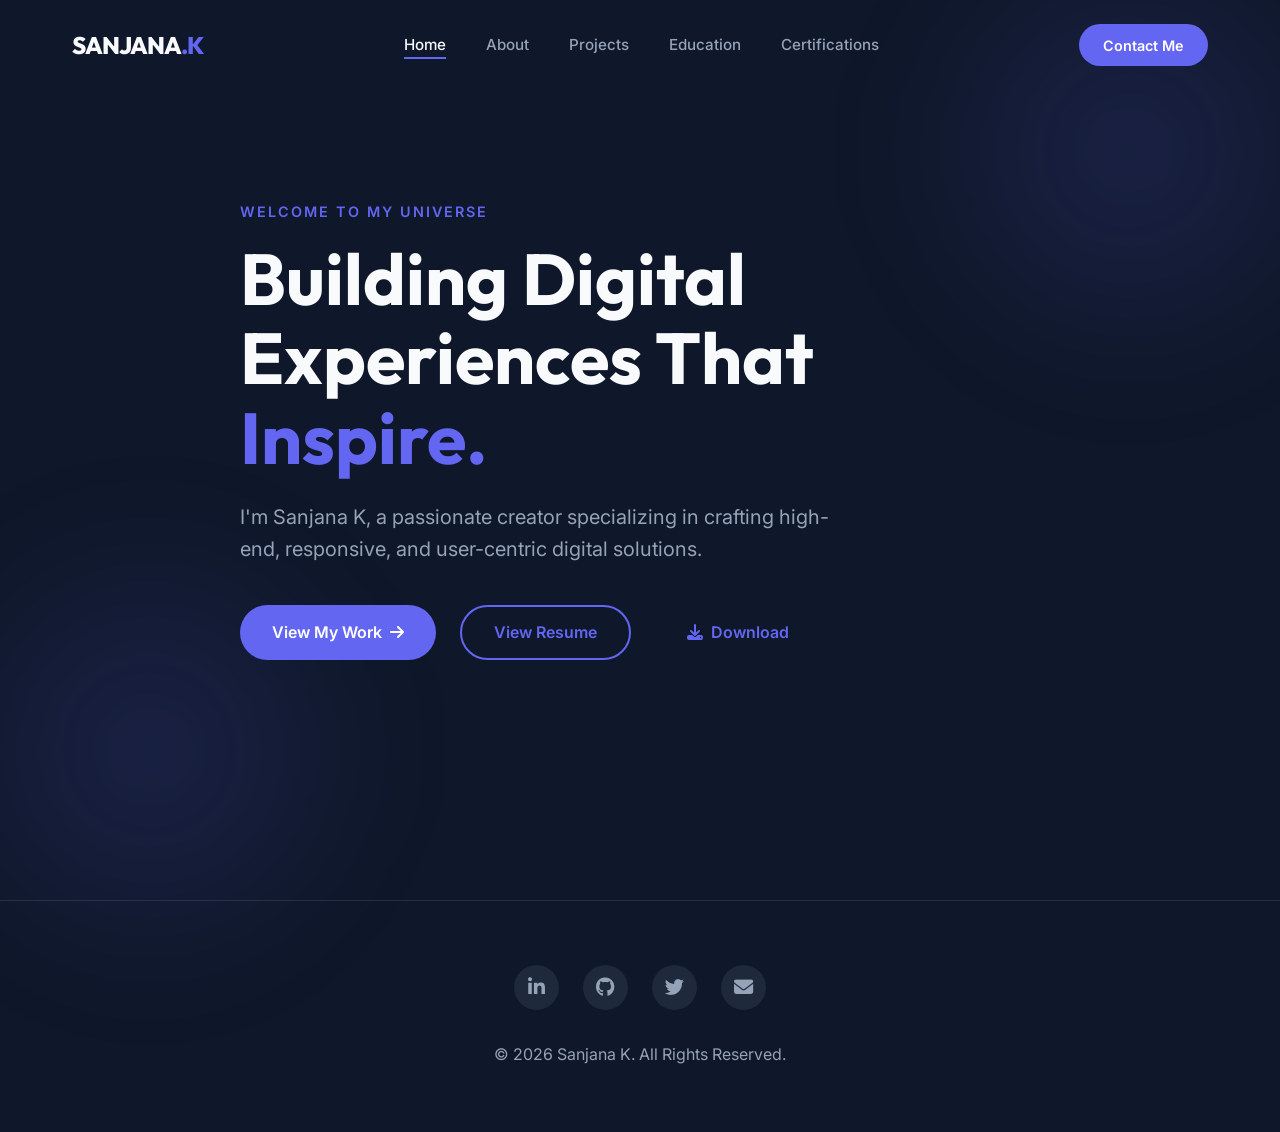
<file: index.html>
<!DOCTYPE html>
<html lang="en">
<head>
    <meta charset="UTF-8">
    <meta name="viewport" content="width=device-width, initial-scale=1.0">
    <title>Sanjana K | Professional Portfolio</title>
    <meta name="description" content="Professional portfolio of Sanjana K - Developer and Designer.">
    <link rel="stylesheet" href="css/style.css">
    <link rel="stylesheet" href="https://cdnjs.cloudflare.com/ajax/libs/font-awesome/6.4.0/css/all.min.css">
</head>
<body>
    <div class="bg-blob blob-1"></div>
    <div class="bg-blob blob-2"></div>

    <header>
        <div class="container nav-container">
            <a href="index.html" class="logo">SANJANA<span>.K</span></a>
            <nav>
                <ul>
                    <li><a href="index.html" class="active">Home</a></li>
                    <li><a href="about.html">About</a></li>
                    <li><a href="projects.html">Projects</a></li>
                    <li><a href="education.html">Education</a></li>
                    <li><a href="certifications.html">Certifications</a></li>
                </ul>
            </nav>
            <a href="mailto:contact@sanjanak.com" class="btn btn-primary" style="padding: 0.6rem 1.5rem; font-size: 0.9rem;">Contact Me</a>
        </div>
    </header>

    <main>
        <section class="hero">
            <div class="container">
                <div class="hero-content">
                    <span class="hero-tagline reveal">Welcome to my universe</span>
                    <h1 class="reveal" style="transition-delay: 0.2s;">Building Digital Experiences That <span style="color: var(--accent-color);">Inspire.</span></h1>
                    <p class="reveal" style="transition-delay: 0.4s;">I'm Sanjana K, a passionate creator specializing in crafting high-end, responsive, and user-centric digital solutions.</p>
                    <div class="hero-btns reveal" style="transition-delay: 0.6s;">
                        <a href="projects.html" class="btn btn-primary">View My Work <i class="fas fa-arrow-right"></i></a>
                        <a href="sanjanak.resume.jpeg" target="_blank" class="btn btn-outline">View Resume</a>
                        <a href="sanjanak.resume.jpeg" download class="btn btn-outline" style="border: none;"><i class="fas fa-download"></i> Download</a>
                    </div>
                </div>
            </div>
        </section>
    </main>

    <footer>
        <div class="container">
            <div class="social-links">
                <a href="#"><i class="fab fa-linkedin-in"></i></a>
                <a href="#"><i class="fab fa-github"></i></a>
                <a href="#"><i class="fab fa-twitter"></i></a>
                <a href="mailto:contact@sanjanak.com"><i class="fas fa-envelope"></i></a>
            </div>
            <p>&copy; 2026 Sanjana K. All Rights Reserved.</p>
        </div>
    </footer>

    <script src="js/main.js"></script>
</body>
</html>
</file>
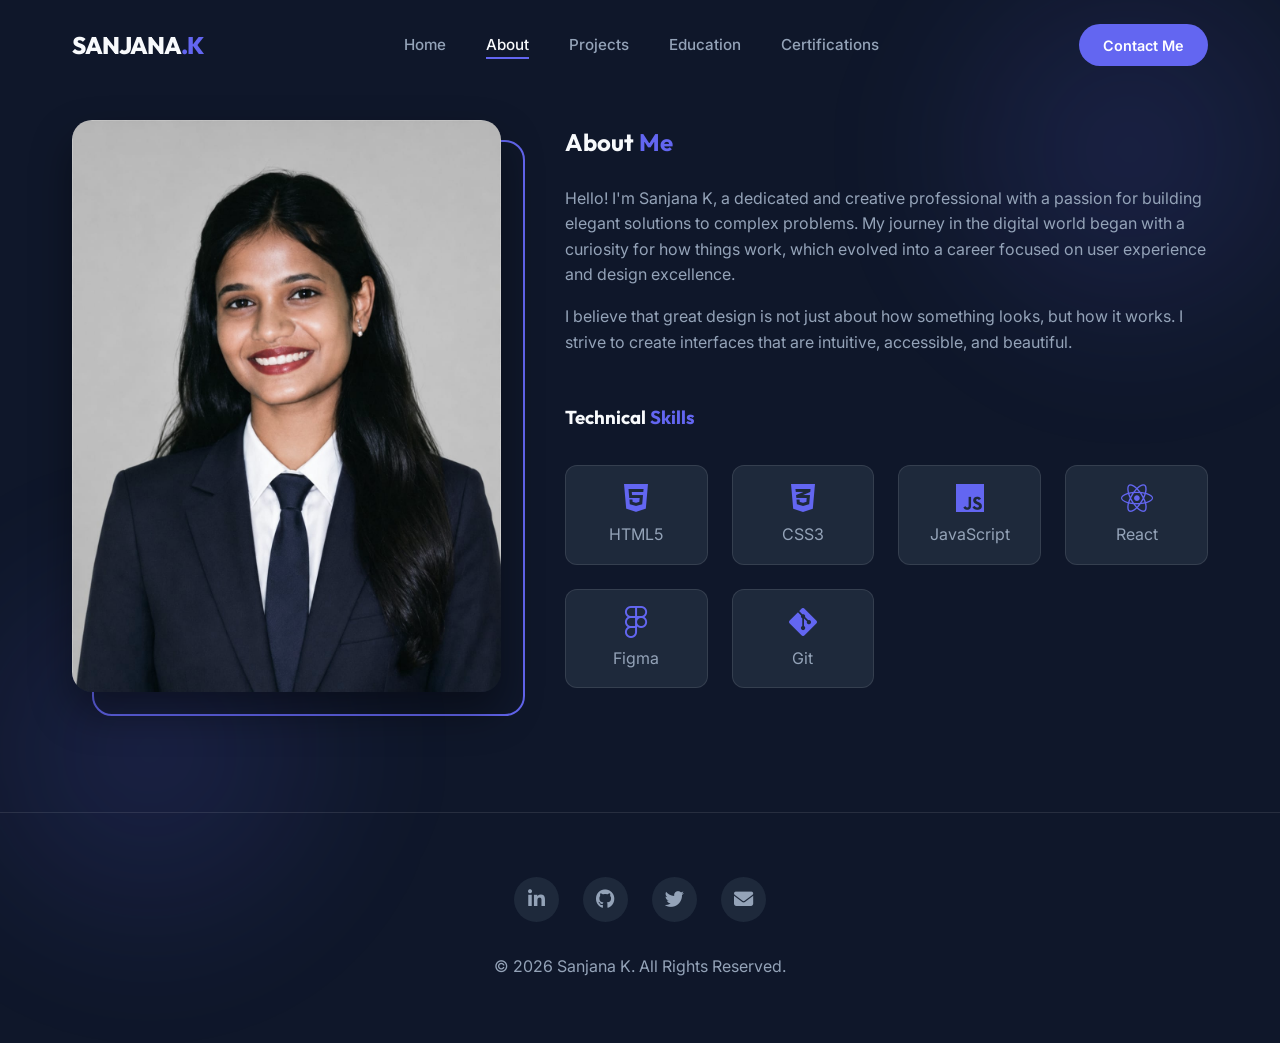
<file: about.html>
<!DOCTYPE html>
<html lang="en">
<head>
    <meta charset="UTF-8">
    <meta name="viewport" content="width=device-width, initial-scale=1.0">
    <title>About Me | Sanjana K</title>
    <link rel="stylesheet" href="css/style.css">
    <link rel="stylesheet" href="https://cdnjs.cloudflare.com/ajax/libs/font-awesome/6.4.0/css/all.min.css">
    <style>
        .about-grid {
            display: grid;
            grid-template-columns: 1fr 1.5fr;
            gap: 4rem;
            align-items: center;
        }
        .about-image {
            position: relative;
        }
        .about-image img {
            border-radius: 20px;
            box-shadow: 0 20px 40px rgba(0,0,0,0.4);
            filter: grayscale(20%);
            transition: var(--transition);
        }
        .about-image:hover img {
            filter: grayscale(0%);
            transform: scale(1.02);
        }
        .about-image::before {
            content: '';
            position: absolute;
            top: 20px;
            left: 20px;
            width: 100%;
            height: 100%;
            border: 2px solid var(--accent-color);
            border-radius: 20px;
            z-index: -1;
            transition: var(--transition);
        }
        .about-image:hover::before {
            top: 15px;
            left: 15px;
        }
        .skills-grid {
            display: grid;
            grid-template-columns: repeat(auto-fit, minmax(120px, 1fr));
            gap: 1.5rem;
            margin-top: 2rem;
        }
        .skill-item {
            background: var(--surface-color);
            padding: 1rem;
            border-radius: 12px;
            text-align: center;
            border: 1px solid var(--glass-border);
            transition: var(--transition);
        }
        .skill-item:hover {
            border-color: var(--accent-color);
            transform: translateY(-5px);
        }
        .skill-item i {
            font-size: 2rem;
            color: var(--accent-color);
            margin-bottom: 0.5rem;
            display: block;
        }
        @media (max-width: 992px) {
            .about-grid {
                grid-template-columns: 1fr;
                gap: 3rem;
            }
        }
    </style>
</head>
<body>
    <div class="bg-blob blob-1"></div>
    <div class="bg-blob blob-2"></div>

    <header>
        <div class="container nav-container">
            <a href="index.html" class="logo">SANJANA<span>.K</span></a>
            <nav>
                <ul>
                    <li><a href="index.html">Home</a></li>
                    <li><a href="about.html" class="active">About</a></li>
                    <li><a href="projects.html">Projects</a></li>
                    <li><a href="education.html">Education</a></li>
                    <li><a href="certifications.html">Certifications</a></li>
                </ul>
            </nav>
            <a href="mailto:contact@sanjanak.com" class="btn btn-primary" style="padding: 0.6rem 1.5rem; font-size: 0.9rem;">Contact Me</a>
        </div>
    </header>

    <main>
        <section>
            <div class="container">
                <div class="about-grid">
                    <div class="about-image reveal">
                        <img src="sanjanak.image.jpeg" alt="Sanjana K">
                    </div>
                    <div class="about-text">
                        <h2 class="reveal">About <span style="color: var(--accent-color);">Me</span></h2>
                        <p class="reveal" style="margin-top: 1.5rem;">Hello! I'm Sanjana K, a dedicated and creative professional with a passion for building elegant solutions to complex problems. My journey in the digital world began with a curiosity for how things work, which evolved into a career focused on user experience and design excellence.</p>
                        <p class="reveal" style="margin-top: 1rem;">I believe that great design is not just about how something looks, but how it works. I strive to create interfaces that are intuitive, accessible, and beautiful.</p>
                        
                        <h3 class="reveal" style="margin-top: 3rem;">Technical <span style="color: var(--accent-color);">Skills</span></h3>
                        <div class="skills-grid reveal">
                            <div class="skill-item">
                                <i class="fab fa-html5"></i>
                                <span>HTML5</span>
                            </div>
                            <div class="skill-item">
                                <i class="fab fa-css3-alt"></i>
                                <span>CSS3</span>
                            </div>
                            <div class="skill-item">
                                <i class="fab fa-js"></i>
                                <span>JavaScript</span>
                            </div>
                            <div class="skill-item">
                                <i class="fab fa-react"></i>
                                <span>React</span>
                            </div>
                            <div class="skill-item">
                                <i class="fab fa-figma"></i>
                                <span>Figma</span>
                            </div>
                            <div class="skill-item">
                                <i class="fab fa-git-alt"></i>
                                <span>Git</span>
                            </div>
                        </div>
                    </div>
                </div>
            </div>
        </section>
    </main>

    <footer>
        <div class="container">
            <div class="social-links">
                <a href="#"><i class="fab fa-linkedin-in"></i></a>
                <a href="#"><i class="fab fa-github"></i></a>
                <a href="#"><i class="fab fa-twitter"></i></a>
                <a href="mailto:contact@sanjanak.com"><i class="fas fa-envelope"></i></a>
            </div>
            <p>&copy; 2026 Sanjana K. All Rights Reserved.</p>
        </div>
    </footer>

    <script src="js/main.js"></script>
</body>
</html>
</file>
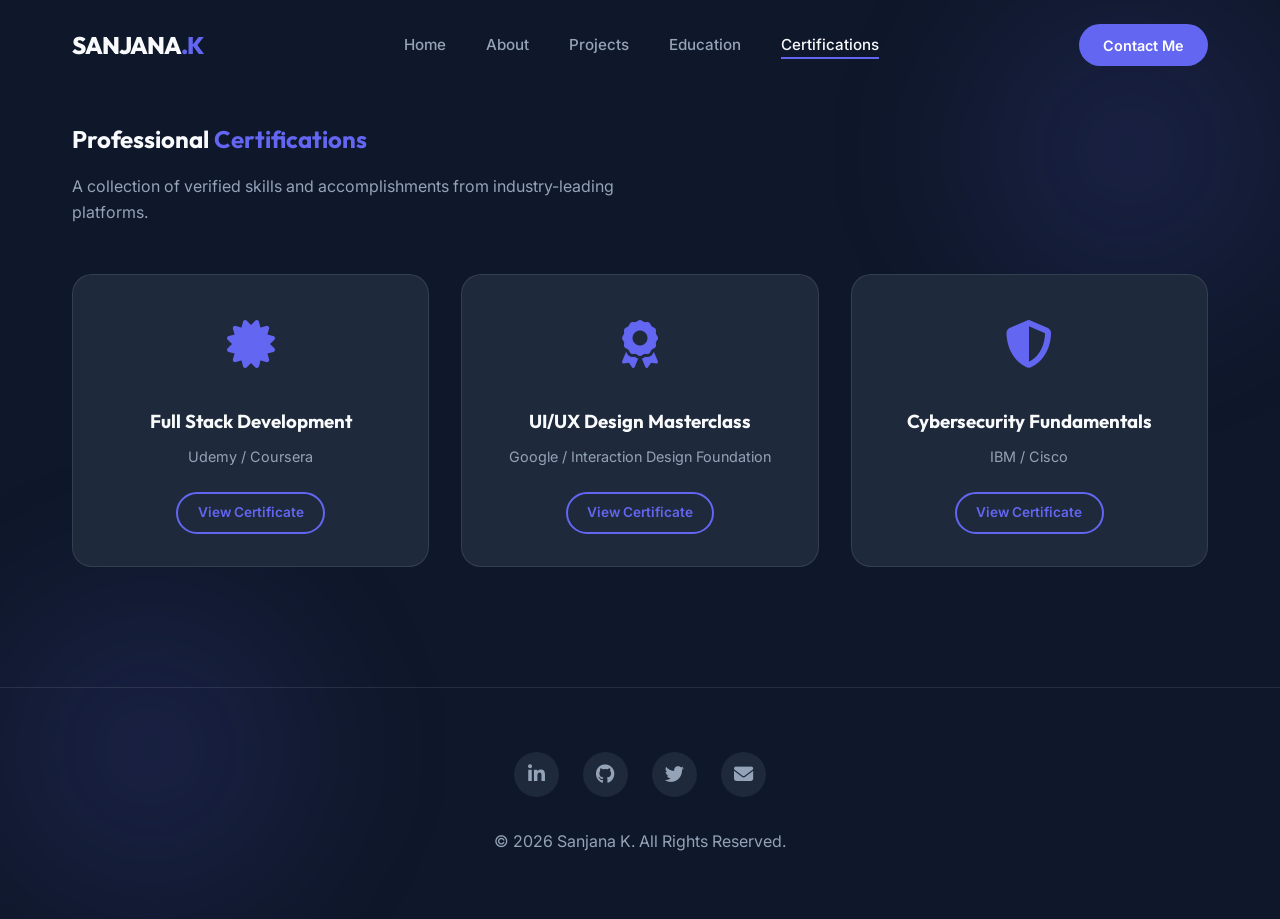
<file: certifications.html>
<!DOCTYPE html>
<html lang="en">
<head>
    <meta charset="UTF-8">
    <meta name="viewport" content="width=device-width, initial-scale=1.0">
    <title>Certifications | Sanjana K</title>
    <link rel="stylesheet" href="css/style.css">
    <link rel="stylesheet" href="https://cdnjs.cloudflare.com/ajax/libs/font-awesome/6.4.0/css/all.min.css">
    <style>
        .cert-grid {
            display: grid;
            grid-template-columns: repeat(auto-fill, minmax(300px, 1fr));
            gap: 2rem;
            margin-top: 3rem;
        }
        .cert-card {
            background: var(--surface-color);
            padding: 2rem;
            border-radius: 20px;
            border: 1px solid var(--glass-border);
            text-align: center;
            transition: var(--transition);
        }
        .cert-card:hover {
            border-color: var(--accent-color);
            transform: translateY(-5px);
            background: rgba(99, 102, 241, 0.05);
        }
        .cert-icon {
            font-size: 3rem;
            color: var(--accent-color);
            margin-bottom: 1.5rem;
        }
        .cert-card h3 {
            margin-bottom: 0.5rem;
        }
        .cert-issuer {
            color: var(--text-secondary);
            font-size: 0.9rem;
            margin-bottom: 1.5rem;
            display: block;
        }
        .btn-view {
            padding: 0.5rem 1.2rem;
            font-size: 0.85rem;
        }
    </style>
</head>
<body>
    <div class="bg-blob blob-1"></div>
    <div class="bg-blob blob-2"></div>

    <header>
        <div class="container nav-container">
            <a href="index.html" class="logo">SANJANA<span>.K</span></a>
            <nav>
                <ul>
                    <li><a href="index.html">Home</a></li>
                    <li><a href="about.html">About</a></li>
                    <li><a href="projects.html">Projects</a></li>
                    <li><a href="education.html">Education</a></li>
                    <li><a href="certifications.html" class="active">Certifications</a></li>
                </ul>
            </nav>
            <a href="mailto:contact@sanjanak.com" class="btn btn-primary" style="padding: 0.6rem 1.5rem; font-size: 0.9rem;">Contact Me</a>
        </div>
    </header>

    <main>
        <section>
            <div class="container">
                <h2 class="reveal">Professional <span style="color: var(--accent-color);">Certifications</span></h2>
                <p class="reveal" style="margin-top: 1rem; max-width: 600px;">A collection of verified skills and accomplishments from industry-leading platforms.</p>

                <div class="cert-grid">
                    <!-- Cert 1 -->
                    <div class="cert-card reveal">
                        <div class="cert-icon"><i class="fas fa-certificate"></i></div>
                        <h3>Full Stack Development</h3>
                        <span class="cert-issuer">Udemy / Coursera</span>
                        <a href="#" class="btn btn-outline btn-view">View Certificate</a>
                    </div>

                    <!-- Cert 2 -->
                    <div class="cert-card reveal" style="transition-delay: 0.1s;">
                        <div class="cert-icon"><i class="fas fa-award"></i></div>
                        <h3>UI/UX Design Masterclass</h3>
                        <span class="cert-issuer">Google / Interaction Design Foundation</span>
                        <a href="#" class="btn btn-outline btn-view">View Certificate</a>
                    </div>

                    <!-- Cert 3 -->
                    <div class="cert-card reveal" style="transition-delay: 0.2s;">
                        <div class="cert-icon"><i class="fas fa-shield-alt"></i></div>
                        <h3>Cybersecurity Fundamentals</h3>
                        <span class="cert-issuer">IBM / Cisco</span>
                        <a href="#" class="btn btn-outline btn-view">View Certificate</a>
                    </div>
                </div>
            </div>
        </section>
    </main>

    <footer>
        <div class="container">
            <div class="social-links">
                <a href="#"><i class="fab fa-linkedin-in"></i></a>
                <a href="#"><i class="fab fa-github"></i></a>
                <a href="#"><i class="fab fa-twitter"></i></a>
                <a href="mailto:contact@sanjanak.com"><i class="fas fa-envelope"></i></a>
            </div>
            <p>&copy; 2026 Sanjana K. All Rights Reserved.</p>
        </div>
    </footer>

    <script src="js/main.js"></script>
</body>
</html>
</file>
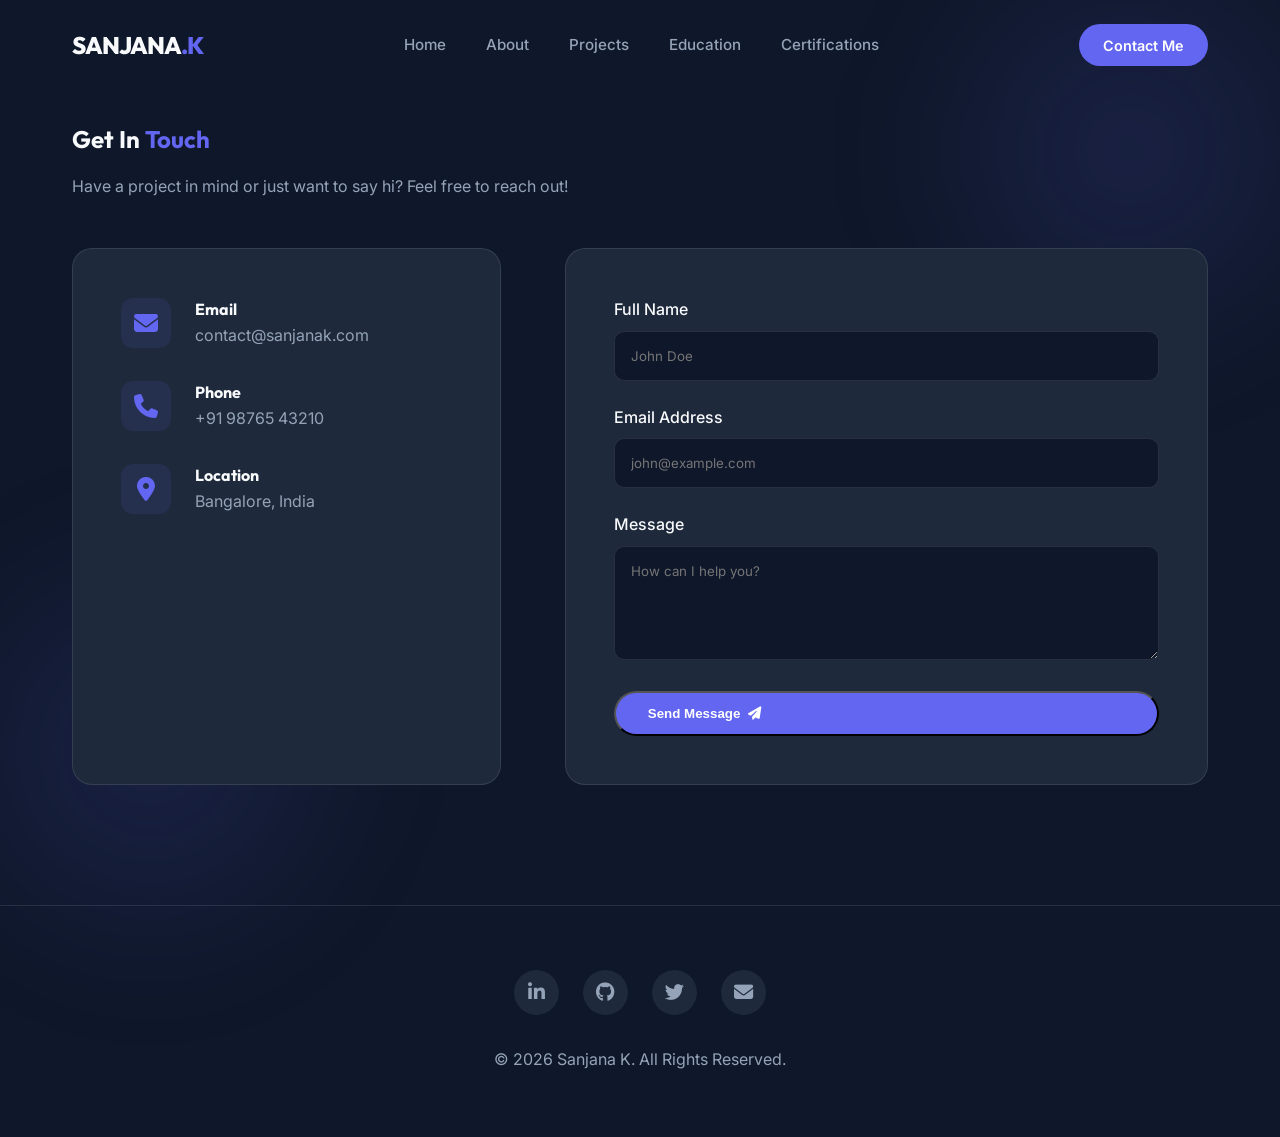
<file: contact.html>
<!DOCTYPE html>
<html lang="en">
<head>
    <meta charset="UTF-8">
    <meta name="viewport" content="width=device-width, initial-scale=1.0">
    <title>Contact Me | Sanjana K</title>
    <link rel="stylesheet" href="css/style.css">
    <link rel="stylesheet" href="https://cdnjs.cloudflare.com/ajax/libs/font-awesome/6.4.0/css/all.min.css">
    <style>
        .contact-grid {
            display: grid;
            grid-template-columns: 1fr 1.5fr;
            gap: 4rem;
            margin-top: 3rem;
        }
        .contact-info-card {
            background: var(--surface-color);
            padding: 3rem;
            border-radius: 20px;
            border: 1px solid var(--glass-border);
        }
        .info-item {
            display: flex;
            align-items: center;
            gap: 1.5rem;
            margin-bottom: 2rem;
        }
        .info-item i {
            font-size: 1.5rem;
            color: var(--accent-color);
            width: 50px;
            height: 50px;
            background: rgba(99, 102, 241, 0.1);
            display: flex;
            align-items: center;
            justify-content: center;
            border-radius: 12px;
        }
        .contact-form {
            background: var(--surface-color);
            padding: 3rem;
            border-radius: 20px;
            border: 1px solid var(--glass-border);
        }
        .form-group {
            margin-bottom: 1.5rem;
        }
        .form-group label {
            display: block;
            margin-bottom: 0.5rem;
            font-weight: 500;
            color: var(--text-primary);
        }
        .form-group input, .form-group textarea {
            width: 100%;
            padding: 1rem;
            background: var(--bg-color);
            border: 1px solid var(--glass-border);
            border-radius: 10px;
            color: var(--text-primary);
            font-family: inherit;
            transition: var(--transition);
        }
        .form-group input:focus, .form-group textarea:focus {
            border-color: var(--accent-color);
            outline: none;
            box-shadow: 0 0 10px rgba(99, 102, 241, 0.2);
        }
        @media (max-width: 992px) {
            .contact-grid {
                grid-template-columns: 1fr;
                gap: 2rem;
            }
        }
    </style>
</head>
<body>
    <div class="bg-blob blob-1"></div>
    <div class="bg-blob blob-2"></div>

    <header>
        <div class="container nav-container">
            <a href="index.html" class="logo">SANJANA<span>.K</span></a>
            <nav>
                <ul>
                    <li><a href="index.html">Home</a></li>
                    <li><a href="about.html">About</a></li>
                    <li><a href="projects.html">Projects</a></li>
                    <li><a href="education.html">Education</a></li>
                    <li><a href="certifications.html">Certifications</a></li>
                </ul>
            </nav>
            <a href="contact.html" class="btn btn-primary" style="padding: 0.6rem 1.5rem; font-size: 0.9rem;">Contact Me</a>
        </div>
    </header>

    <main>
        <section>
            <div class="container">
                <h2 class="reveal">Get In <span style="color: var(--accent-color);">Touch</span></h2>
                <p class="reveal" style="margin-top: 1rem; max-width: 600px;">Have a project in mind or just want to say hi? Feel free to reach out!</p>

                <div class="contact-grid">
                    <div class="contact-info-card reveal">
                        <div class="info-item">
                            <i class="fas fa-envelope"></i>
                            <div>
                                <h4>Email</h4>
                                <p>contact@sanjanak.com</p>
                            </div>
                        </div>
                        <div class="info-item">
                            <i class="fas fa-phone"></i>
                            <div>
                                <h4>Phone</h4>
                                <p>+91 98765 43210</p>
                            </div>
                        </div>
                        <div class="info-item">
                            <i class="fas fa-map-marker-alt"></i>
                            <div>
                                <h4>Location</h4>
                                <p>Bangalore, India</p>
                            </div>
                        </div>
                    </div>

                    <div class="contact-form reveal" style="transition-delay: 0.1s;">
                        <form id="contactForm">
                            <div class="form-group">
                                <label for="name">Full Name</label>
                                <input type="text" id="name" placeholder="John Doe" required>
                            </div>
                            <div class="form-group">
                                <label for="email">Email Address</label>
                                <input type="email" id="email" placeholder="john@example.com" required>
                            </div>
                            <div class="form-group">
                                <label for="message">Message</label>
                                <textarea id="message" rows="5" placeholder="How can I help you?" required></textarea>
                            </div>
                            <button type="submit" class="btn btn-primary" style="width: 100%;">Send Message <i class="fas fa-paper-plane"></i></button>
                        </form>
                    </div>
                </div>
            </div>
        </section>
    </main>

    <footer>
        <div class="container">
            <div class="social-links">
                <a href="#"><i class="fab fa-linkedin-in"></i></a>
                <a href="#"><i class="fab fa-github"></i></a>
                <a href="#"><i class="fab fa-twitter"></i></a>
                <a href="mailto:contact@sanjanak.com"><i class="fas fa-envelope"></i></a>
            </div>
            <p>&copy; 2026 Sanjana K. All Rights Reserved.</p>
        </div>
    </footer>

    <script src="js/main.js"></script>
    <script>
        document.getElementById('contactForm').addEventListener('submit', (e) => {
            e.preventDefault();
            alert('Thank you! Your message has been sent successfully.');
            e.target.reset();
        });
    </script>
</body>
</html>
</file>
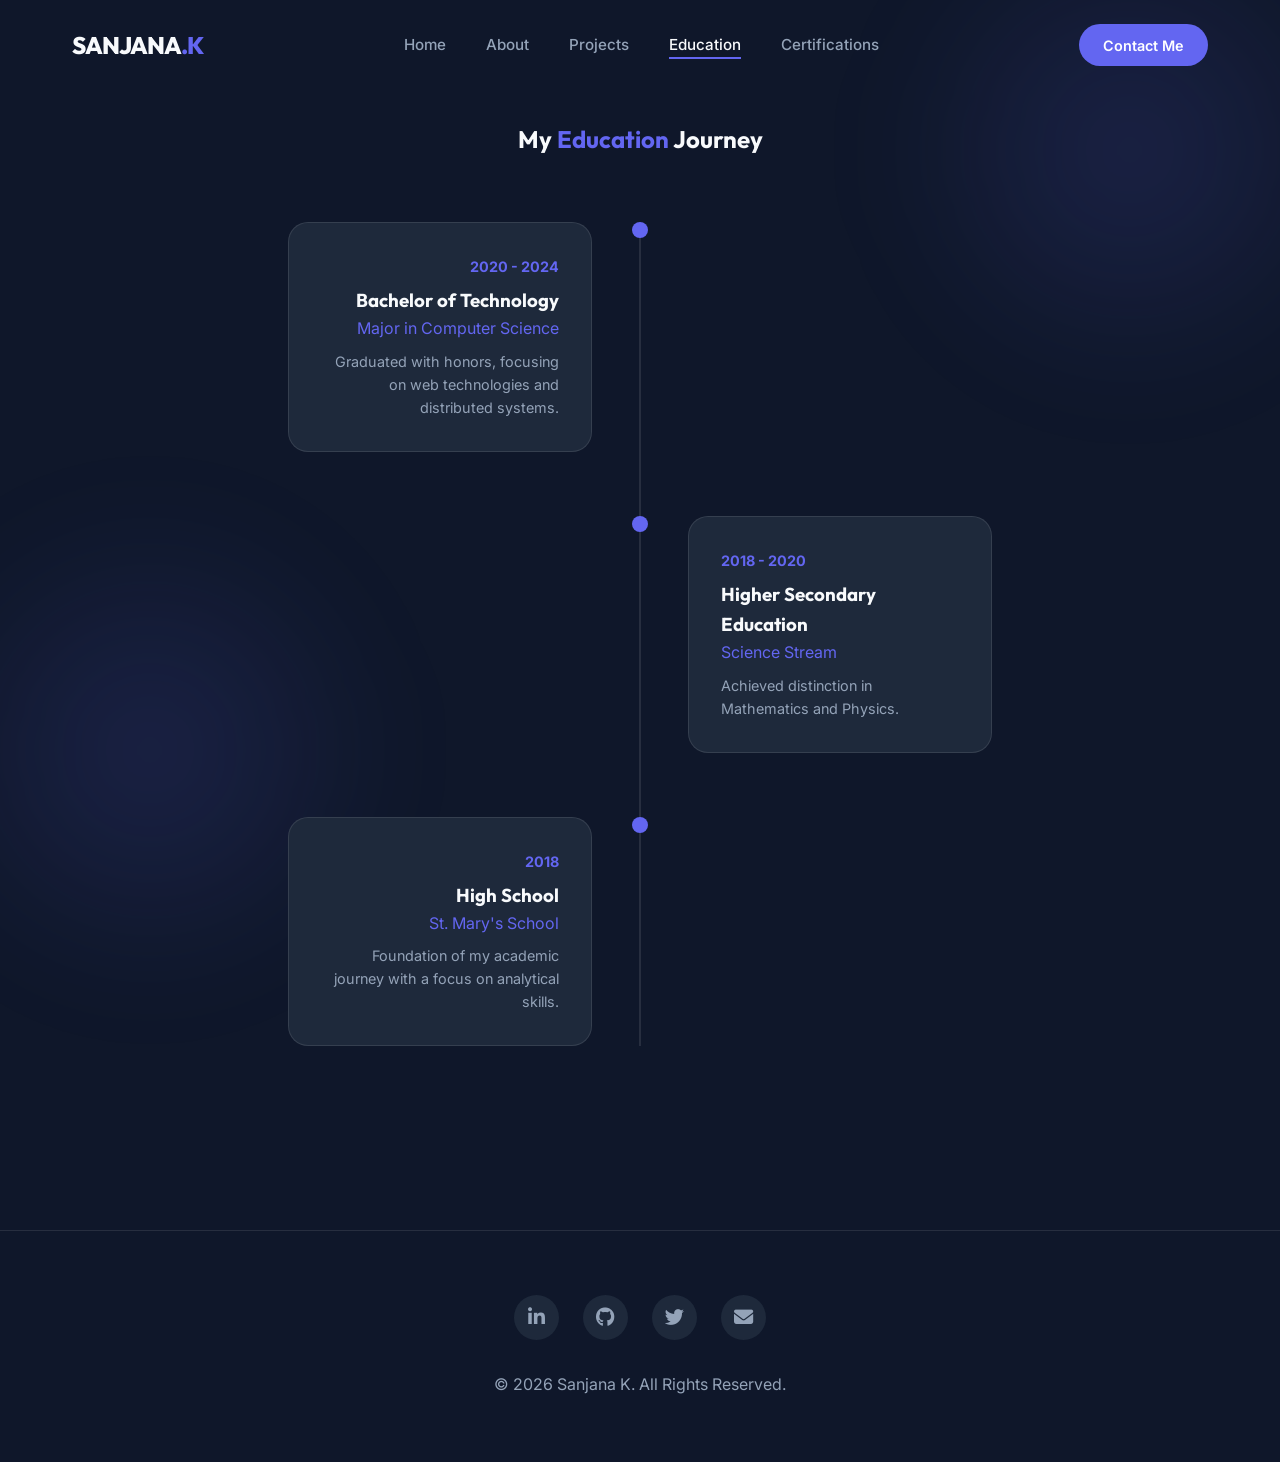
<file: education.html>
<!DOCTYPE html>
<html lang="en">
<head>
    <meta charset="UTF-8">
    <meta name="viewport" content="width=device-width, initial-scale=1.0">
    <title>Education | Sanjana K</title>
    <link rel="stylesheet" href="css/style.css">
    <link rel="stylesheet" href="https://cdnjs.cloudflare.com/ajax/libs/font-awesome/6.4.0/css/all.min.css">
    <style>
        .timeline {
            position: relative;
            max-width: 800px;
            margin: 4rem auto;
        }
        .timeline::before {
            content: '';
            position: absolute;
            left: 50%;
            width: 2px;
            height: 100%;
            background: var(--glass-border);
            transform: translateX(-50%);
        }
        .timeline-item {
            margin-bottom: 4rem;
            position: relative;
            width: 50%;
            padding: 0 3rem;
        }
        .timeline-item:nth-child(odd) {
            left: 0;
            text-align: right;
        }
        .timeline-item:nth-child(even) {
            left: 50%;
            text-align: left;
        }
        .timeline-dot {
            position: absolute;
            top: 0;
            width: 16px;
            height: 16px;
            background: var(--accent-color);
            border-radius: 50%;
            z-index: 1;
        }
        .timeline-item:nth-child(odd) .timeline-dot {
            right: -8px;
        }
        .timeline-item:nth-child(even) .timeline-dot {
            left: -8px;
        }
        .timeline-content {
            background: var(--surface-color);
            padding: 2rem;
            border-radius: 20px;
            border: 1px solid var(--glass-border);
            transition: var(--transition);
        }
        .timeline-item:hover .timeline-content {
            border-color: var(--accent-color);
            transform: scale(1.02);
        }
        .timeline-date {
            color: var(--accent-color);
            font-weight: 700;
            font-size: 0.9rem;
            margin-bottom: 0.5rem;
            display: block;
        }
        @media (max-width: 768px) {
            .timeline::before {
                left: 30px;
            }
            .timeline-item {
                width: 100%;
                left: 0 !important;
                padding-left: 70px;
                padding-right: 0;
                text-align: left !important;
            }
            .timeline-dot {
                left: 22px !important;
            }
        }
    </style>
</head>
<body>
    <div class="bg-blob blob-1"></div>
    <div class="bg-blob blob-2"></div>

    <header>
        <div class="container nav-container">
            <a href="index.html" class="logo">SANJANA<span>.K</span></a>
            <nav>
                <ul>
                    <li><a href="index.html">Home</a></li>
                    <li><a href="about.html">About</a></li>
                    <li><a href="projects.html">Projects</a></li>
                    <li><a href="education.html" class="active">Education</a></li>
                    <li><a href="certifications.html">Certifications</a></li>
                </ul>
            </nav>
            <a href="mailto:contact@sanjanak.com" class="btn btn-primary" style="padding: 0.6rem 1.5rem; font-size: 0.9rem;">Contact Me</a>
        </div>
    </header>

    <main>
        <section>
            <div class="container">
                <h2 class="reveal" style="text-align: center;">My <span style="color: var(--accent-color);">Education</span> Journey</h2>
                <div class="timeline">
                    <!-- Education 1 -->
                    <div class="timeline-item reveal">
                        <div class="timeline-dot"></div>
                        <div class="timeline-content">
                            <span class="timeline-date">2020 - 2024</span>
                            <h3>Bachelor of Technology</h3>
                            <p style="color: var(--accent-color); margin-bottom: 0.5rem;">Major in Computer Science</p>
                            <p style="font-size: 0.9rem;">Graduated with honors, focusing on web technologies and distributed systems.</p>
                        </div>
                    </div>

                    <!-- Education 2 -->
                    <div class="timeline-item reveal" style="transition-delay: 0.1s;">
                        <div class="timeline-dot"></div>
                        <div class="timeline-content">
                            <span class="timeline-date">2018 - 2020</span>
                            <h3>Higher Secondary Education</h3>
                            <p style="color: var(--accent-color); margin-bottom: 0.5rem;">Science Stream</p>
                            <p style="font-size: 0.9rem;">Achieved distinction in Mathematics and Physics.</p>
                        </div>
                    </div>

                    <!-- Education 3 -->
                    <div class="timeline-item reveal" style="transition-delay: 0.2s;">
                        <div class="timeline-dot"></div>
                        <div class="timeline-content">
                            <span class="timeline-date">2018</span>
                            <h3>High School</h3>
                            <p style="color: var(--accent-color); margin-bottom: 0.5rem;">St. Mary's School</p>
                            <p style="font-size: 0.9rem;">Foundation of my academic journey with a focus on analytical skills.</p>
                        </div>
                    </div>
                </div>
            </div>
        </section>
    </main>

    <footer>
        <div class="container">
            <div class="social-links">
                <a href="#"><i class="fab fa-linkedin-in"></i></a>
                <a href="#"><i class="fab fa-github"></i></a>
                <a href="#"><i class="fab fa-twitter"></i></a>
                <a href="mailto:contact@sanjanak.com"><i class="fas fa-envelope"></i></a>
            </div>
            <p>&copy; 2026 Sanjana K. All Rights Reserved.</p>
        </div>
    </footer>

    <script src="js/main.js"></script>
</body>
</html>
</file>
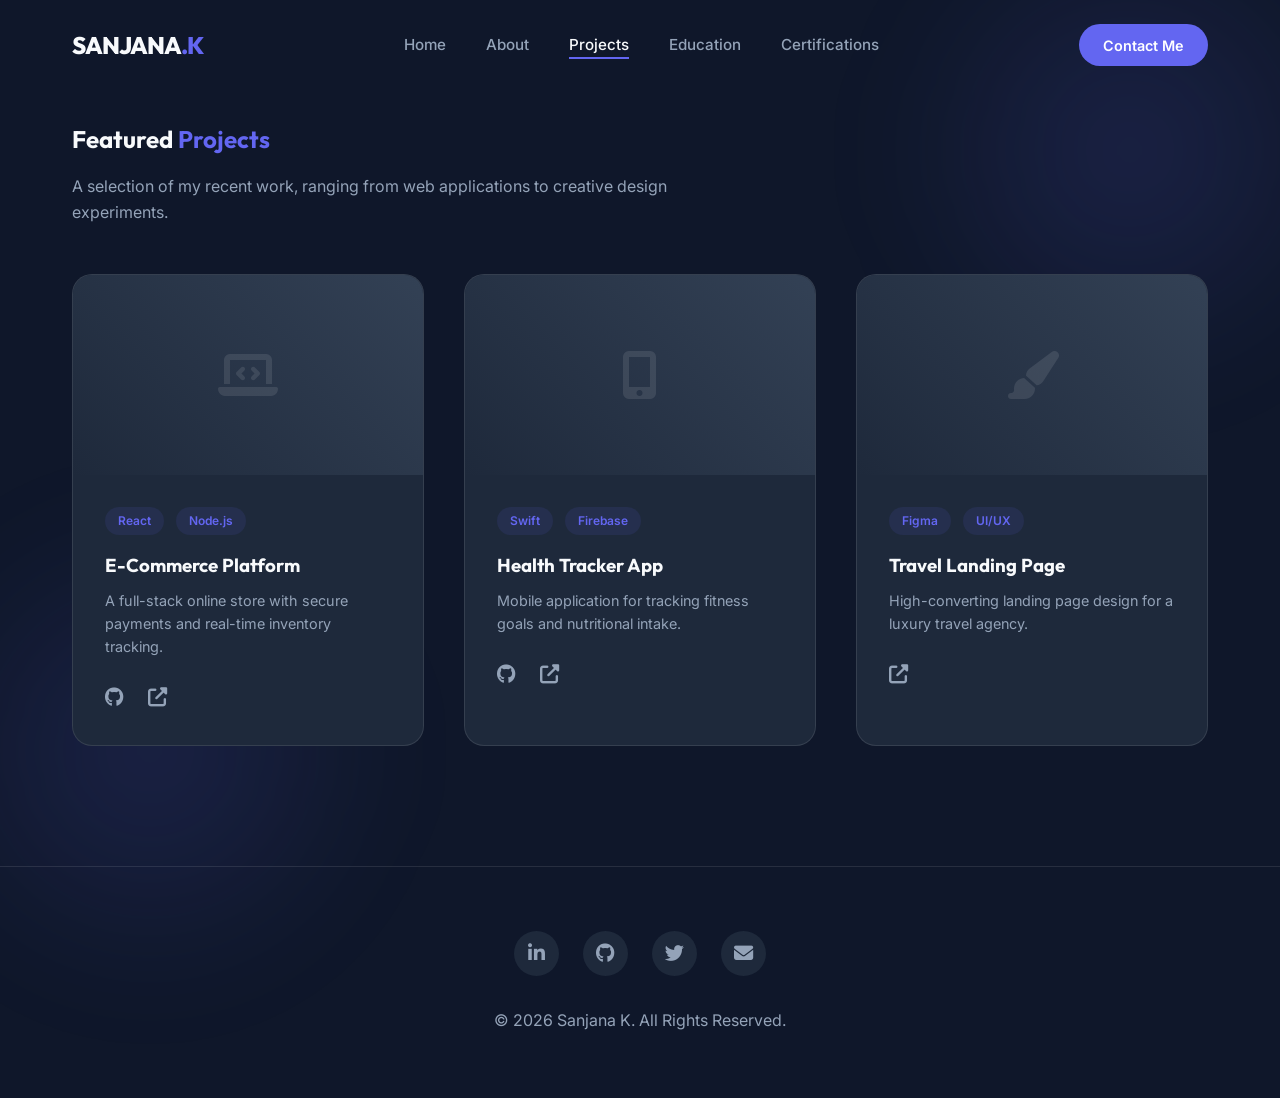
<file: projects.html>
<!DOCTYPE html>
<html lang="en">
<head>
    <meta charset="UTF-8">
    <meta name="viewport" content="width=device-width, initial-scale=1.0">
    <title>Projects | Sanjana K</title>
    <link rel="stylesheet" href="css/style.css">
    <link rel="stylesheet" href="https://cdnjs.cloudflare.com/ajax/libs/font-awesome/6.4.0/css/all.min.css">
    <style>
        .projects-grid {
            display: grid;
            grid-template-columns: repeat(auto-fill, minmax(350px, 1fr));
            gap: 2.5rem;
            margin-top: 3rem;
        }
        .project-card {
            background: var(--surface-color);
            border-radius: 20px;
            overflow: hidden;
            border: 1px solid var(--glass-border);
            transition: var(--transition);
            position: relative;
        }
        .project-card:hover {
            transform: translateY(-10px);
            border-color: var(--accent-color);
            box-shadow: 0 20px 40px rgba(0,0,0,0.3);
        }
        .project-img {
            height: 200px;
            background: linear-gradient(45deg, #1e293b, #334155);
            display: flex;
            align-items: center;
            justify-content: center;
            font-size: 3rem;
            color: rgba(255,255,255,0.1);
            position: relative;
        }
        .project-card:hover .project-img {
            background: linear-gradient(45deg, var(--accent-color), #818cf8);
            color: rgba(255,255,255,0.3);
        }
        .project-info {
            padding: 2rem;
        }
        .project-tags {
            display: flex;
            gap: 0.8rem;
            margin-bottom: 1rem;
        }
        .project-tags span {
            font-size: 0.75rem;
            background: rgba(99, 102, 241, 0.1);
            color: var(--accent-color);
            padding: 0.3rem 0.8rem;
            border-radius: 50px;
            font-weight: 600;
        }
        .project-links {
            display: flex;
            gap: 1.5rem;
            margin-top: 1.5rem;
        }
        .project-links a {
            font-size: 1.2rem;
            color: var(--text-secondary);
        }
        .project-links a:hover {
            color: var(--accent-color);
        }
        @media (max-width: 480px) {
            .projects-grid {
                grid-template-columns: 1fr;
            }
        }
    </style>
</head>
<body>
    <div class="bg-blob blob-1"></div>
    <div class="bg-blob blob-2"></div>

    <header>
        <div class="container nav-container">
            <a href="index.html" class="logo">SANJANA<span>.K</span></a>
            <nav>
                <ul>
                    <li><a href="index.html">Home</a></li>
                    <li><a href="about.html">About</a></li>
                    <li><a href="projects.html" class="active">Projects</a></li>
                    <li><a href="education.html">Education</a></li>
                    <li><a href="certifications.html">Certifications</a></li>
                </ul>
            </nav>
            <a href="mailto:contact@sanjanak.com" class="btn btn-primary" style="padding: 0.6rem 1.5rem; font-size: 0.9rem;">Contact Me</a>
        </div>
    </header>

    <main>
        <section>
            <div class="container">
                <h2 class="reveal">Featured <span style="color: var(--accent-color);">Projects</span></h2>
                <p class="reveal" style="margin-top: 1rem; max-width: 600px;">A selection of my recent work, ranging from web applications to creative design experiments.</p>

                <div class="projects-grid">
                    <!-- Project 1 -->
                    <div class="project-card reveal">
                        <div class="project-img">
                            <i class="fas fa-laptop-code"></i>
                        </div>
                        <div class="project-info">
                            <div class="project-tags">
                                <span>React</span>
                                <span>Node.js</span>
                            </div>
                            <h3>E-Commerce Platform</h3>
                            <p style="margin-top: 0.5rem; font-size: 0.9rem;">A full-stack online store with secure payments and real-time inventory tracking.</p>
                            <div class="project-links">
                                <a href="#"><i class="fab fa-github"></i></a>
                                <a href="#"><i class="fas fa-external-link-alt"></i></a>
                            </div>
                        </div>
                    </div>

                    <!-- Project 2 -->
                    <div class="project-card reveal" style="transition-delay: 0.1s;">
                        <div class="project-img">
                            <i class="fas fa-mobile-alt"></i>
                        </div>
                        <div class="project-info">
                            <div class="project-tags">
                                <span>Swift</span>
                                <span>Firebase</span>
                            </div>
                            <h3>Health Tracker App</h3>
                            <p style="margin-top: 0.5rem; font-size: 0.9rem;">Mobile application for tracking fitness goals and nutritional intake.</p>
                            <div class="project-links">
                                <a href="#"><i class="fab fa-github"></i></a>
                                <a href="#"><i class="fas fa-external-link-alt"></i></a>
                            </div>
                        </div>
                    </div>

                    <!-- Project 3 -->
                    <div class="project-card reveal" style="transition-delay: 0.2s;">
                        <div class="project-img">
                            <i class="fas fa-paint-brush"></i>
                        </div>
                        <div class="project-info">
                            <div class="project-tags">
                                <span>Figma</span>
                                <span>UI/UX</span>
                            </div>
                            <h3>Travel Landing Page</h3>
                            <p style="margin-top: 0.5rem; font-size: 0.9rem;">High-converting landing page design for a luxury travel agency.</p>
                            <div class="project-links">
                                <a href="#"><i class="fas fa-external-link-alt"></i></a>
                            </div>
                        </div>
                    </div>
                </div>
            </div>
        </section>
    </main>

    <footer>
        <div class="container">
            <div class="social-links">
                <a href="#"><i class="fab fa-linkedin-in"></i></a>
                <a href="#"><i class="fab fa-github"></i></a>
                <a href="#"><i class="fab fa-twitter"></i></a>
                <a href="mailto:contact@sanjanak.com"><i class="fas fa-envelope"></i></a>
            </div>
            <p>&copy; 2026 Sanjana K. All Rights Reserved.</p>
        </div>
    </footer>

    <script src="js/main.js"></script>
</body>
</html>
</file>
<file: css/style.css>
@import url('https://fonts.googleapis.com/css2?family=Outfit:wght@300;400;500;600;700&family=Inter:wght@300;400;500;600&display=swap');

:root {
    --bg-color: #0f172a;
    --surface-color: #1e293b;
    --accent-color: #6366f1;
    --accent-hover: #4f46e5;
    --text-primary: #f8fafc;
    --text-secondary: #94a3b8;
    --glass-bg: rgba(30, 41, 59, 0.7);
    --glass-border: rgba(255, 255, 255, 0.1);
    --font-heading: 'Outfit', sans-serif;
    --font-body: 'Inter', sans-serif;
    --transition: all 0.4s cubic-bezier(0.4, 0, 0.2, 1);
}

* {
    margin: 0;
    padding: 0;
    box-sizing: border-box;
}

html {
    scroll-behavior: smooth;
    font-size: 16px;
}

body {
    background-color: var(--bg-color);
    color: var(--text-secondary);
    font-family: var(--font-body);
    line-height: 1.6;
    overflow-x: hidden;
}

h1, h2, h3, h4, h5 {
    font-family: var(--font-heading);
    color: var(--text-primary);
    font-weight: 700;
}

a {
    text-decoration: none;
    color: inherit;
    transition: var(--transition);
}

ul {
    list-style: none;
}

img {
    max-width: 100%;
    display: block;
}

/* Layout */
.container {
    max-width: 1200px;
    margin: 0 auto;
    padding: 0 2rem;
}

section {
    padding: 120px 0;
}

/* Header & Nav */
header {
    position: fixed;
    top: 0;
    left: 0;
    width: 100%;
    z-index: 1000;
    padding: 1.5rem 0;
    transition: var(--transition);
}

header.scrolled {
    background: var(--glass-bg);
    backdrop-filter: blur(12px);
    padding: 1rem 0;
    border-bottom: 1px solid var(--glass-border);
}

.nav-container {
    display: flex;
    justify-content: space-between;
    align-items: center;
}

.logo {
    font-size: 1.5rem;
    font-weight: 800;
    color: var(--text-primary);
    font-family: var(--font-heading);
    letter-spacing: -1px;
}

.logo span {
    color: var(--accent-color);
}

nav ul {
    display: flex;
    gap: 2.5rem;
}

nav ul li a {
    font-size: 0.95rem;
    font-weight: 500;
    position: relative;
}

nav ul li a::after {
    content: '';
    position: absolute;
    bottom: -5px;
    left: 0;
    width: 0;
    height: 2px;
    background: var(--accent-color);
    transition: var(--transition);
}

nav ul li a:hover, nav ul li a.active {
    color: var(--text-primary);
}

nav ul li a:hover::after, nav ul li a.active::after {
    width: 100%;
}

/* Buttons */
.btn {
    display: inline-flex;
    align-items: center;
    gap: 0.5rem;
    padding: 0.8rem 2rem;
    border-radius: 50px;
    font-weight: 600;
    cursor: pointer;
    transition: var(--transition);
}

.btn-primary {
    background: var(--accent-color);
    color: white;
}

.btn-primary:hover {
    background: var(--accent-hover);
    transform: translateY(-3px);
    box-shadow: 0 10px 20px rgba(99, 102, 241, 0.3);
}

.btn-outline {
    border: 2px solid var(--accent-color);
    color: var(--accent-color);
}

.btn-outline:hover {
    background: rgba(99, 102, 241, 0.1);
    transform: translateY(-3px);
}

/* Hero Section */
.hero {
    min-height: 100vh;
    display: flex;
    align-items: center;
    padding-top: 80px;
}

.hero-content {
    max-width: 800px;
}

.hero-tagline {
    color: var(--accent-color);
    font-weight: 600;
    letter-spacing: 2px;
    text-transform: uppercase;
    font-size: 0.9rem;
    margin-bottom: 1rem;
    display: block;
}

.hero h1 {
    font-size: 4.5rem;
    line-height: 1.1;
    margin-bottom: 1.5rem;
}

.hero p {
    font-size: 1.25rem;
    margin-bottom: 2.5rem;
    max-width: 600px;
}

.hero-btns {
    display: flex;
    gap: 1.5rem;
}

/* Footer */
footer {
    padding: 4rem 0;
    border-top: 1px solid var(--glass-border);
    text-align: center;
}

.social-links {
    display: flex;
    justify-content: center;
    gap: 1.5rem;
    margin-bottom: 2rem;
}

.social-links a {
    width: 45px;
    height: 45px;
    border-radius: 50%;
    background: var(--surface-color);
    display: flex;
    align-items: center;
    justify-content: center;
    font-size: 1.2rem;
}

.social-links a:hover {
    background: var(--accent-color);
    color: white;
    transform: translateY(-5px);
}

/* Animations */
.reveal {
    opacity: 0;
    transform: translateY(30px);
    transition: all 0.8s ease-out;
}

.reveal.active {
    opacity: 1;
    transform: translateY(0);
}

/* Background Gradients */
.bg-blob {
    position: fixed;
    width: 500px;
    height: 500px;
    background: radial-gradient(circle, rgba(99, 102, 241, 0.15) 0%, rgba(15, 23, 42, 0) 70%);
    border-radius: 50%;
    z-index: -1;
    filter: blur(50px);
}

.blob-1 { top: -100px; right: -100px; }
.blob-2 { bottom: -100px; left: -100px; }

/* Mobile Responsive */
@media (max-width: 768px) {
    .hero h1 {
        font-size: 3rem;
    }
    nav ul {
        display: none;
    }
    .hero-btns {
        flex-direction: column;
    }
}
</file>
